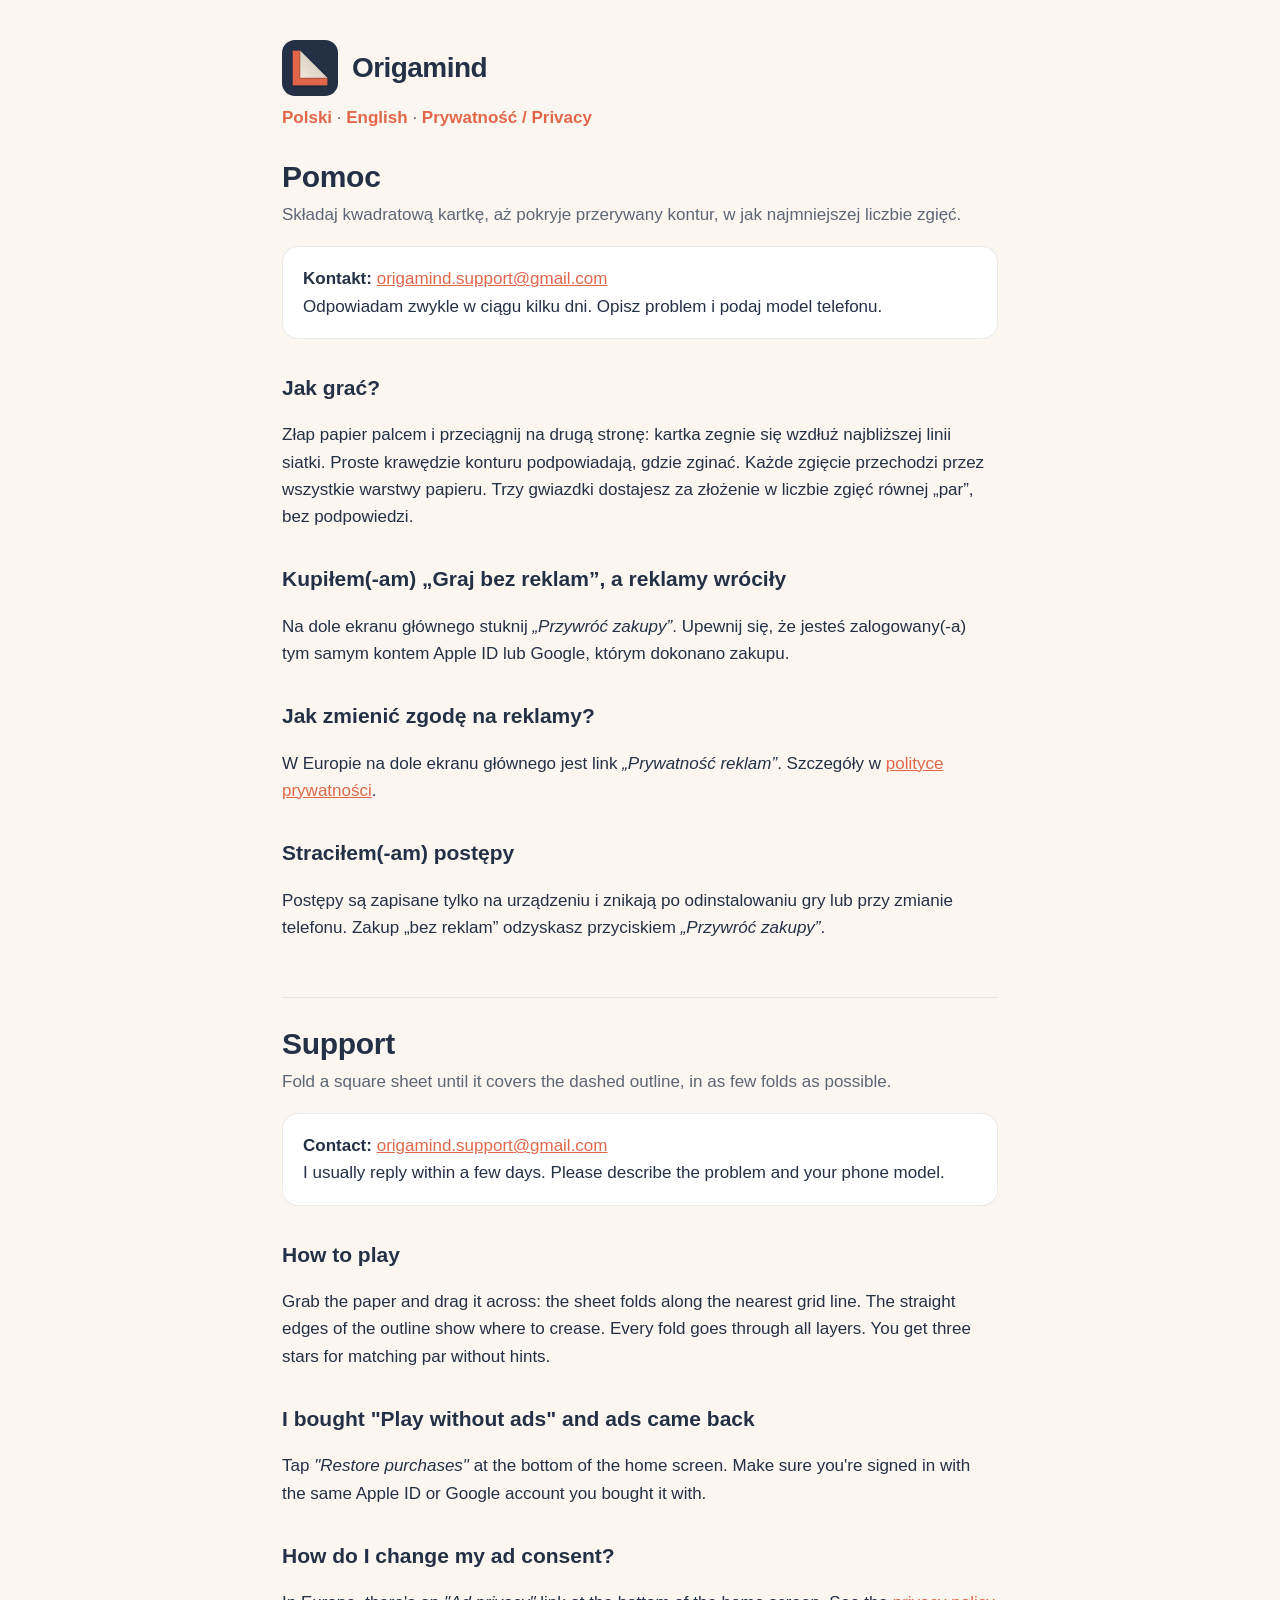
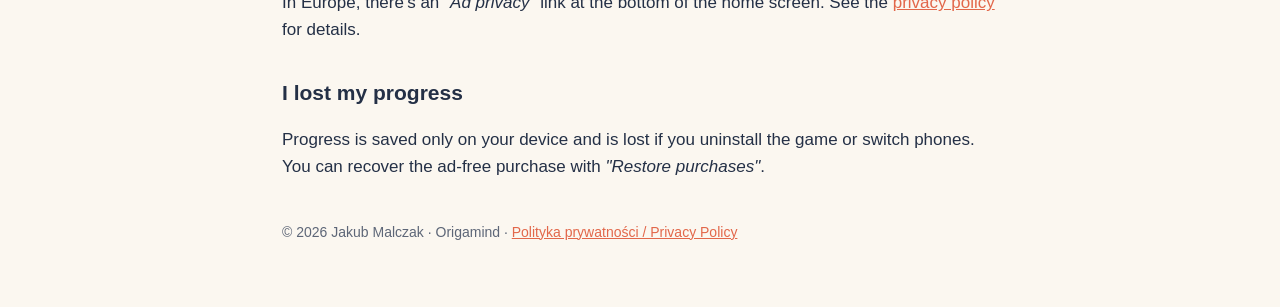
<file: index.html>
<!DOCTYPE html>
<html lang="pl">
<head>
  <meta charset="utf-8">
  <meta name="viewport" content="width=device-width, initial-scale=1">
  <title>Origamind – Pomoc / Support</title>
  <meta name="description" content="Origamind: łamigłówka ze składaniem papieru. Pomoc i kontakt. / A paper-folding puzzle game. Help and contact.">
  <link rel="stylesheet" href="style.css">
  <link rel="icon" href="icon.png">
</head>
<body>
<main>
  <header>
    <img src="icon.png" alt="">
    <span class="name">Origamind</span>
  </header>
  <nav class="lang"><a href="#pl">Polski</a> · <a href="#en">English</a> · <a href="privacy.html">Prywatność / Privacy</a></nav>

  <section id="pl" lang="pl">
    <h1>Pomoc</h1>
    <p class="meta">Składaj kwadratową kartkę, aż pokryje przerywany kontur, w jak najmniejszej liczbie zgięć.</p>

    <div class="card">
      <p><strong>Kontakt:</strong> <a href="mailto:origamind.support@gmail.com">origamind.support@gmail.com</a><br>
      Odpowiadam zwykle w ciągu kilku dni. Opisz problem i podaj model telefonu.</p>
    </div>

    <h2>Jak grać?</h2>
    <p>Złap papier palcem i przeciągnij na drugą stronę: kartka zegnie się wzdłuż najbliższej linii siatki. Proste krawędzie konturu podpowiadają, gdzie zginać. Każde zgięcie przechodzi przez wszystkie warstwy papieru. Trzy gwiazdki dostajesz za złożenie w liczbie zgięć równej „par”, bez podpowiedzi.</p>

    <h2>Kupiłem(-am) „Graj bez reklam”, a reklamy wróciły</h2>
    <p>Na dole ekranu głównego stuknij <em>„Przywróć zakupy”</em>. Upewnij się, że jesteś zalogowany(-a) tym samym kontem Apple ID lub Google, którym dokonano zakupu.</p>

    <h2>Jak zmienić zgodę na reklamy?</h2>
    <p>W Europie na dole ekranu głównego jest link <em>„Prywatność reklam”</em>. Szczegóły w <a href="privacy.html#pl">polityce prywatności</a>.</p>

    <h2>Straciłem(-am) postępy</h2>
    <p>Postępy są zapisane tylko na urządzeniu i znikają po odinstalowaniu gry lub przy zmianie telefonu. Zakup „bez reklam” odzyskasz przyciskiem <em>„Przywróć zakupy”</em>.</p>
  </section>

  <hr>

  <section id="en" lang="en">
    <h1>Support</h1>
    <p class="meta">Fold a square sheet until it covers the dashed outline, in as few folds as possible.</p>

    <div class="card">
      <p><strong>Contact:</strong> <a href="mailto:origamind.support@gmail.com">origamind.support@gmail.com</a><br>
      I usually reply within a few days. Please describe the problem and your phone model.</p>
    </div>

    <h2>How to play</h2>
    <p>Grab the paper and drag it across: the sheet folds along the nearest grid line. The straight edges of the outline show where to crease. Every fold goes through all layers. You get three stars for matching par without hints.</p>

    <h2>I bought "Play without ads" and ads came back</h2>
    <p>Tap <em>"Restore purchases"</em> at the bottom of the home screen. Make sure you're signed in with the same Apple ID or Google account you bought it with.</p>

    <h2>How do I change my ad consent?</h2>
    <p>In Europe, there's an <em>"Ad privacy"</em> link at the bottom of the home screen. See the <a href="privacy.html#en">privacy policy</a> for details.</p>

    <h2>I lost my progress</h2>
    <p>Progress is saved only on your device and is lost if you uninstall the game or switch phones. You can recover the ad-free purchase with <em>"Restore purchases"</em>.</p>
  </section>

  <footer>© 2026 Jakub Malczak · Origamind · <a href="privacy.html">Polityka prywatności / Privacy Policy</a></footer>
</main>
</body>
</html>
</file>
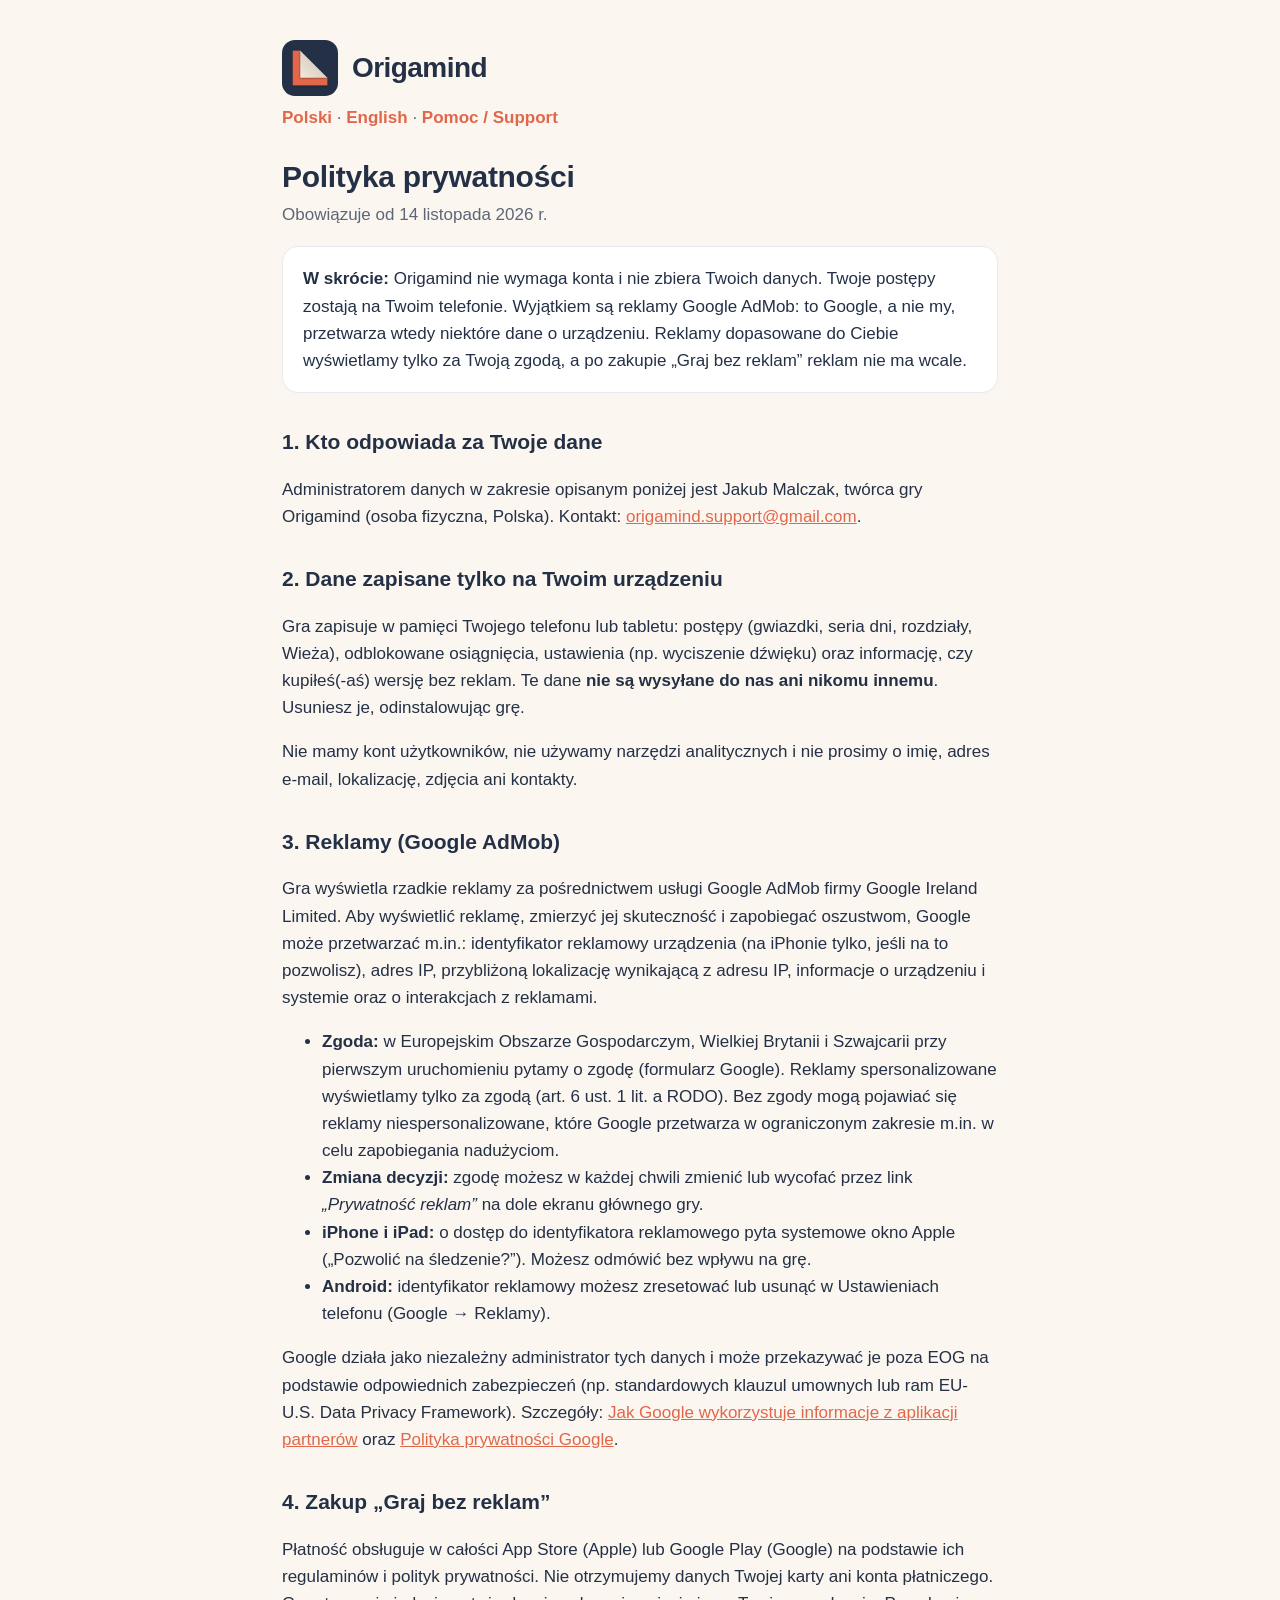
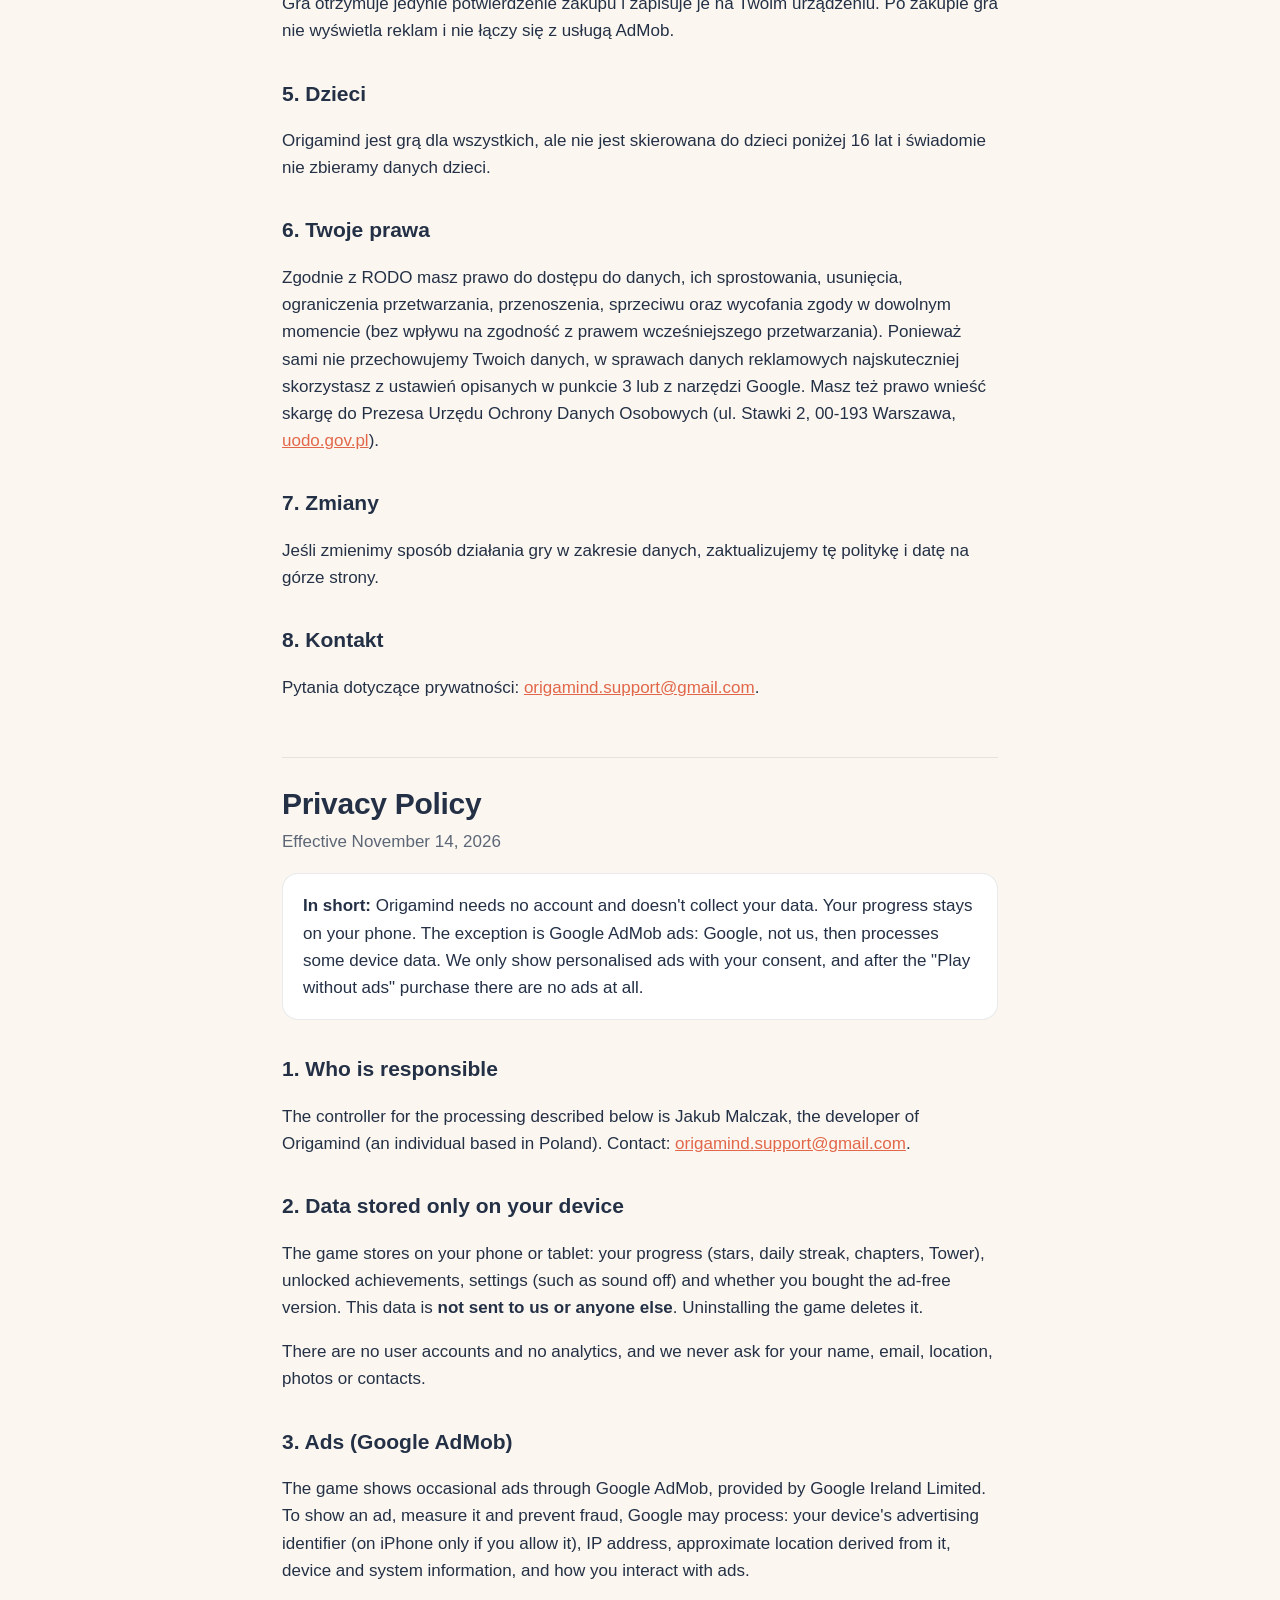
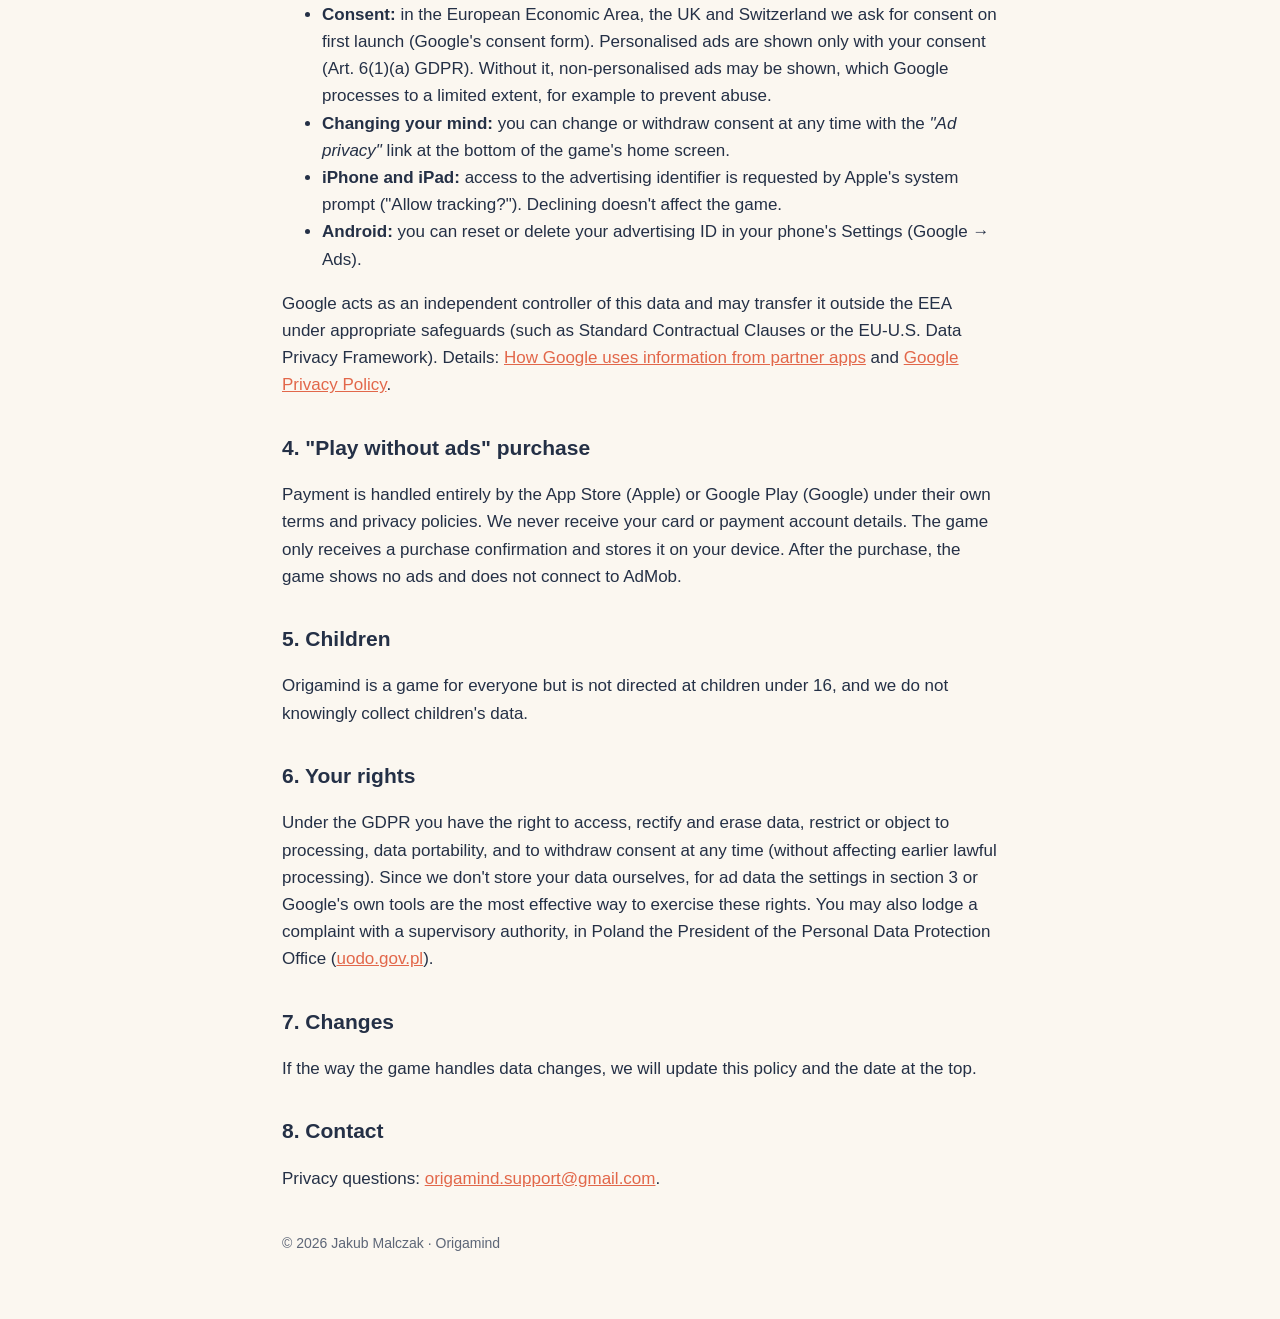
<file: privacy.html>
<!DOCTYPE html>
<html lang="pl">
<head>
  <meta charset="utf-8">
  <meta name="viewport" content="width=device-width, initial-scale=1">
  <title>Origamind – Polityka prywatności / Privacy Policy</title>
  <link rel="stylesheet" href="style.css">
  <link rel="icon" href="icon.png">
</head>
<body>
<main>
  <header>
    <img src="icon.png" alt="">
    <span class="name">Origamind</span>
  </header>
  <nav class="lang"><a href="#pl">Polski</a> · <a href="#en">English</a> · <a href="index.html">Pomoc / Support</a></nav>

  <!-- ===================== POLSKI ===================== -->
  <section id="pl" lang="pl">
    <h1>Polityka prywatności</h1>
    <p class="meta">Obowiązuje od 14 listopada 2026 r.</p>

    <div class="card">
      <p><strong>W skrócie:</strong> Origamind nie wymaga konta i nie zbiera Twoich danych. Twoje postępy zostają na Twoim telefonie. Wyjątkiem są reklamy Google AdMob: to Google, a nie my, przetwarza wtedy niektóre dane o urządzeniu. Reklamy dopasowane do Ciebie wyświetlamy tylko za Twoją zgodą, a po zakupie „Graj bez reklam” reklam nie ma wcale.</p>
    </div>

    <h2>1. Kto odpowiada za Twoje dane</h2>
    <p>Administratorem danych w zakresie opisanym poniżej jest Jakub Malczak, twórca gry Origamind (osoba fizyczna, Polska). Kontakt: <a href="mailto:origamind.support@gmail.com">origamind.support@gmail.com</a>.</p>

    <h2>2. Dane zapisane tylko na Twoim urządzeniu</h2>
    <p>Gra zapisuje w pamięci Twojego telefonu lub tabletu: postępy (gwiazdki, seria dni, rozdziały, Wieża), odblokowane osiągnięcia, ustawienia (np. wyciszenie dźwięku) oraz informację, czy kupiłeś(-aś) wersję bez reklam. Te dane <strong>nie są wysyłane do nas ani nikomu innemu</strong>. Usuniesz je, odinstalowując grę.</p>
    <p>Nie mamy kont użytkowników, nie używamy narzędzi analitycznych i nie prosimy o imię, adres e-mail, lokalizację, zdjęcia ani kontakty.</p>

    <h2>3. Reklamy (Google AdMob)</h2>
    <p>Gra wyświetla rzadkie reklamy za pośrednictwem usługi Google AdMob firmy Google Ireland Limited. Aby wyświetlić reklamę, zmierzyć jej skuteczność i zapobiegać oszustwom, Google może przetwarzać m.in.: identyfikator reklamowy urządzenia (na iPhonie tylko, jeśli na to pozwolisz), adres IP, przybliżoną lokalizację wynikającą z adresu IP, informacje o urządzeniu i systemie oraz o interakcjach z reklamami.</p>
    <ul>
      <li><strong>Zgoda:</strong> w Europejskim Obszarze Gospodarczym, Wielkiej Brytanii i Szwajcarii przy pierwszym uruchomieniu pytamy o zgodę (formularz Google). Reklamy spersonalizowane wyświetlamy tylko za zgodą (art. 6 ust. 1 lit. a RODO). Bez zgody mogą pojawiać się reklamy niespersonalizowane, które Google przetwarza w ograniczonym zakresie m.in. w celu zapobiegania nadużyciom.</li>
      <li><strong>Zmiana decyzji:</strong> zgodę możesz w każdej chwili zmienić lub wycofać przez link <em>„Prywatność reklam”</em> na dole ekranu głównego gry.</li>
      <li><strong>iPhone i iPad:</strong> o dostęp do identyfikatora reklamowego pyta systemowe okno Apple („Pozwolić na śledzenie?”). Możesz odmówić bez wpływu na grę.</li>
      <li><strong>Android:</strong> identyfikator reklamowy możesz zresetować lub usunąć w Ustawieniach telefonu (Google → Reklamy).</li>
    </ul>
    <p>Google działa jako niezależny administrator tych danych i może przekazywać je poza EOG na podstawie odpowiednich zabezpieczeń (np. standardowych klauzul umownych lub ram EU-U.S. Data Privacy Framework). Szczegóły: <a href="https://policies.google.com/technologies/partner-sites">Jak Google wykorzystuje informacje z aplikacji partnerów</a> oraz <a href="https://policies.google.com/privacy">Polityka prywatności Google</a>.</p>

    <h2>4. Zakup „Graj bez reklam”</h2>
    <p>Płatność obsługuje w całości App Store (Apple) lub Google Play (Google) na podstawie ich regulaminów i polityk prywatności. Nie otrzymujemy danych Twojej karty ani konta płatniczego. Gra otrzymuje jedynie potwierdzenie zakupu i zapisuje je na Twoim urządzeniu. Po zakupie gra nie wyświetla reklam i nie łączy się z usługą AdMob.</p>

    <h2>5. Dzieci</h2>
    <p>Origamind jest grą dla wszystkich, ale nie jest skierowana do dzieci poniżej 16 lat i świadomie nie zbieramy danych dzieci.</p>

    <h2>6. Twoje prawa</h2>
    <p>Zgodnie z RODO masz prawo do dostępu do danych, ich sprostowania, usunięcia, ograniczenia przetwarzania, przenoszenia, sprzeciwu oraz wycofania zgody w dowolnym momencie (bez wpływu na zgodność z prawem wcześniejszego przetwarzania). Ponieważ sami nie przechowujemy Twoich danych, w sprawach danych reklamowych najskuteczniej skorzystasz z ustawień opisanych w punkcie 3 lub z narzędzi Google. Masz też prawo wnieść skargę do Prezesa Urzędu Ochrony Danych Osobowych (ul. Stawki 2, 00-193 Warszawa, <a href="https://uodo.gov.pl">uodo.gov.pl</a>).</p>

    <h2>7. Zmiany</h2>
    <p>Jeśli zmienimy sposób działania gry w zakresie danych, zaktualizujemy tę politykę i datę na górze strony.</p>

    <h2>8. Kontakt</h2>
    <p>Pytania dotyczące prywatności: <a href="mailto:origamind.support@gmail.com">origamind.support@gmail.com</a>.</p>
  </section>

  <hr>

  <!-- ===================== ENGLISH ===================== -->
  <section id="en" lang="en">
    <h1>Privacy Policy</h1>
    <p class="meta">Effective November 14, 2026</p>

    <div class="card">
      <p><strong>In short:</strong> Origamind needs no account and doesn't collect your data. Your progress stays on your phone. The exception is Google AdMob ads: Google, not us, then processes some device data. We only show personalised ads with your consent, and after the "Play without ads" purchase there are no ads at all.</p>
    </div>

    <h2>1. Who is responsible</h2>
    <p>The controller for the processing described below is Jakub Malczak, the developer of Origamind (an individual based in Poland). Contact: <a href="mailto:origamind.support@gmail.com">origamind.support@gmail.com</a>.</p>

    <h2>2. Data stored only on your device</h2>
    <p>The game stores on your phone or tablet: your progress (stars, daily streak, chapters, Tower), unlocked achievements, settings (such as sound off) and whether you bought the ad-free version. This data is <strong>not sent to us or anyone else</strong>. Uninstalling the game deletes it.</p>
    <p>There are no user accounts and no analytics, and we never ask for your name, email, location, photos or contacts.</p>

    <h2>3. Ads (Google AdMob)</h2>
    <p>The game shows occasional ads through Google AdMob, provided by Google Ireland Limited. To show an ad, measure it and prevent fraud, Google may process: your device's advertising identifier (on iPhone only if you allow it), IP address, approximate location derived from it, device and system information, and how you interact with ads.</p>
    <ul>
      <li><strong>Consent:</strong> in the European Economic Area, the UK and Switzerland we ask for consent on first launch (Google's consent form). Personalised ads are shown only with your consent (Art. 6(1)(a) GDPR). Without it, non-personalised ads may be shown, which Google processes to a limited extent, for example to prevent abuse.</li>
      <li><strong>Changing your mind:</strong> you can change or withdraw consent at any time with the <em>"Ad privacy"</em> link at the bottom of the game's home screen.</li>
      <li><strong>iPhone and iPad:</strong> access to the advertising identifier is requested by Apple's system prompt ("Allow tracking?"). Declining doesn't affect the game.</li>
      <li><strong>Android:</strong> you can reset or delete your advertising ID in your phone's Settings (Google → Ads).</li>
    </ul>
    <p>Google acts as an independent controller of this data and may transfer it outside the EEA under appropriate safeguards (such as Standard Contractual Clauses or the EU-U.S. Data Privacy Framework). Details: <a href="https://policies.google.com/technologies/partner-sites">How Google uses information from partner apps</a> and <a href="https://policies.google.com/privacy">Google Privacy Policy</a>.</p>

    <h2>4. "Play without ads" purchase</h2>
    <p>Payment is handled entirely by the App Store (Apple) or Google Play (Google) under their own terms and privacy policies. We never receive your card or payment account details. The game only receives a purchase confirmation and stores it on your device. After the purchase, the game shows no ads and does not connect to AdMob.</p>

    <h2>5. Children</h2>
    <p>Origamind is a game for everyone but is not directed at children under 16, and we do not knowingly collect children's data.</p>

    <h2>6. Your rights</h2>
    <p>Under the GDPR you have the right to access, rectify and erase data, restrict or object to processing, data portability, and to withdraw consent at any time (without affecting earlier lawful processing). Since we don't store your data ourselves, for ad data the settings in section 3 or Google's own tools are the most effective way to exercise these rights. You may also lodge a complaint with a supervisory authority, in Poland the President of the Personal Data Protection Office (<a href="https://uodo.gov.pl/en">uodo.gov.pl</a>).</p>

    <h2>7. Changes</h2>
    <p>If the way the game handles data changes, we will update this policy and the date at the top.</p>

    <h2>8. Contact</h2>
    <p>Privacy questions: <a href="mailto:origamind.support@gmail.com">origamind.support@gmail.com</a>.</p>
  </section>

  <footer>© 2026 Jakub Malczak · Origamind</footer>
</main>
</body>
</html>
</file>
<file: style.css>
:root {
  --bg: #fbf7f0;
  --ink: #243046;
  --muted: #5d6677;
  --accent: #e2674a;
  --card: #ffffff;
  --line: rgba(36, 48, 70, 0.1);
}

* { box-sizing: border-box; }

body {
  margin: 0;
  background: var(--bg);
  color: var(--ink);
  font: 17px/1.6 -apple-system, BlinkMacSystemFont, "Segoe UI", Roboto, Helvetica, Arial, sans-serif;
}

main {
  max-width: 760px;
  margin: 0 auto;
  padding: 40px 22px 64px;
}

header {
  display: flex;
  align-items: center;
  gap: 14px;
  margin-bottom: 8px;
}

header img { width: 56px; height: 56px; border-radius: 13px; }
header .name { font-size: 28px; font-weight: 800; letter-spacing: -0.02em; }

nav.lang { margin: 6px 0 28px; color: var(--muted); }
nav.lang a { color: var(--accent); font-weight: 600; text-decoration: none; }

h1 { font-size: 30px; line-height: 1.2; margin: 28px 0 6px; letter-spacing: -0.01em; }
h2 { font-size: 21px; margin: 32px 0 8px; }
p, li { color: var(--ink); }
.meta { color: var(--muted); margin-top: 0; }

a { color: var(--accent); }

.card {
  background: var(--card);
  border: 1px solid var(--line);
  border-radius: 16px;
  padding: 18px 20px;
  margin: 18px 0;
}

.card p:first-child { margin-top: 0; }
.card p:last-child { margin-bottom: 0; }

hr { border: 0; border-top: 1px solid var(--line); margin: 56px 0 8px; }

footer { margin-top: 40px; color: var(--muted); font-size: 14px; }
</file>
